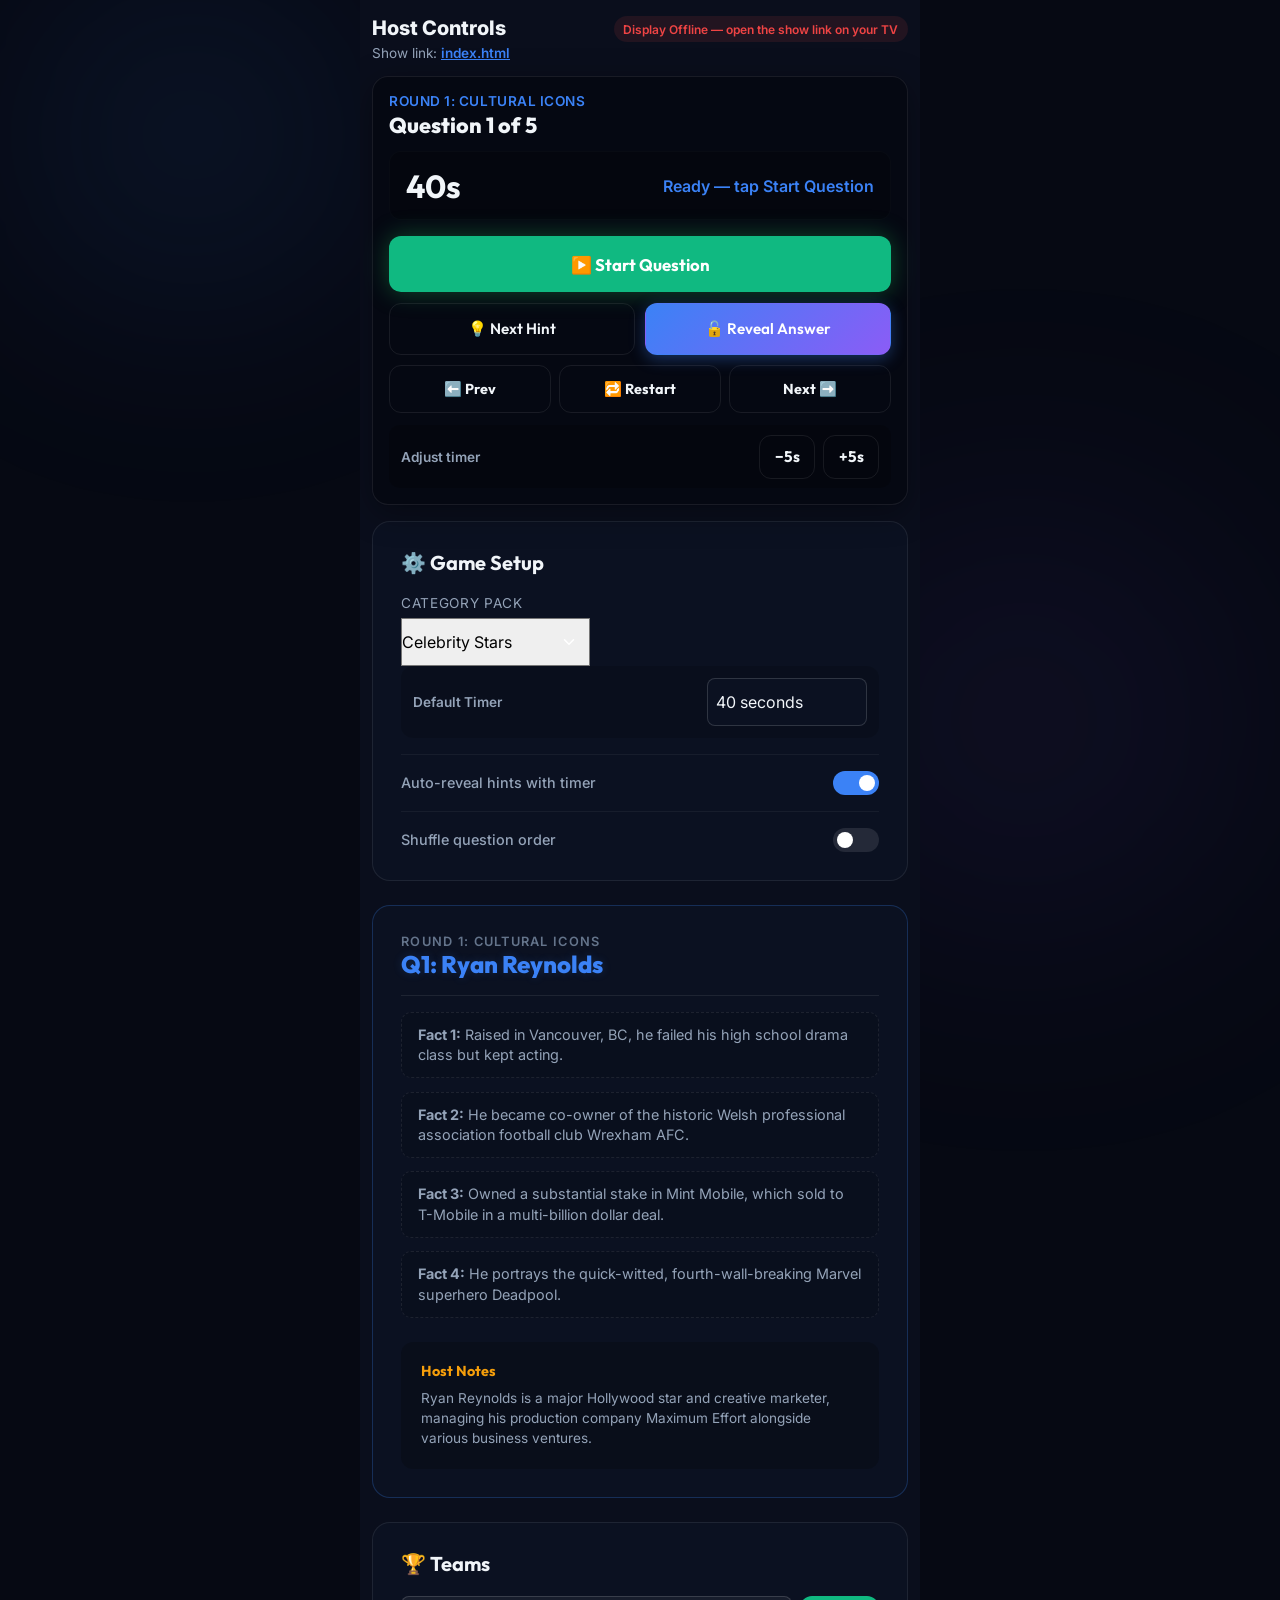
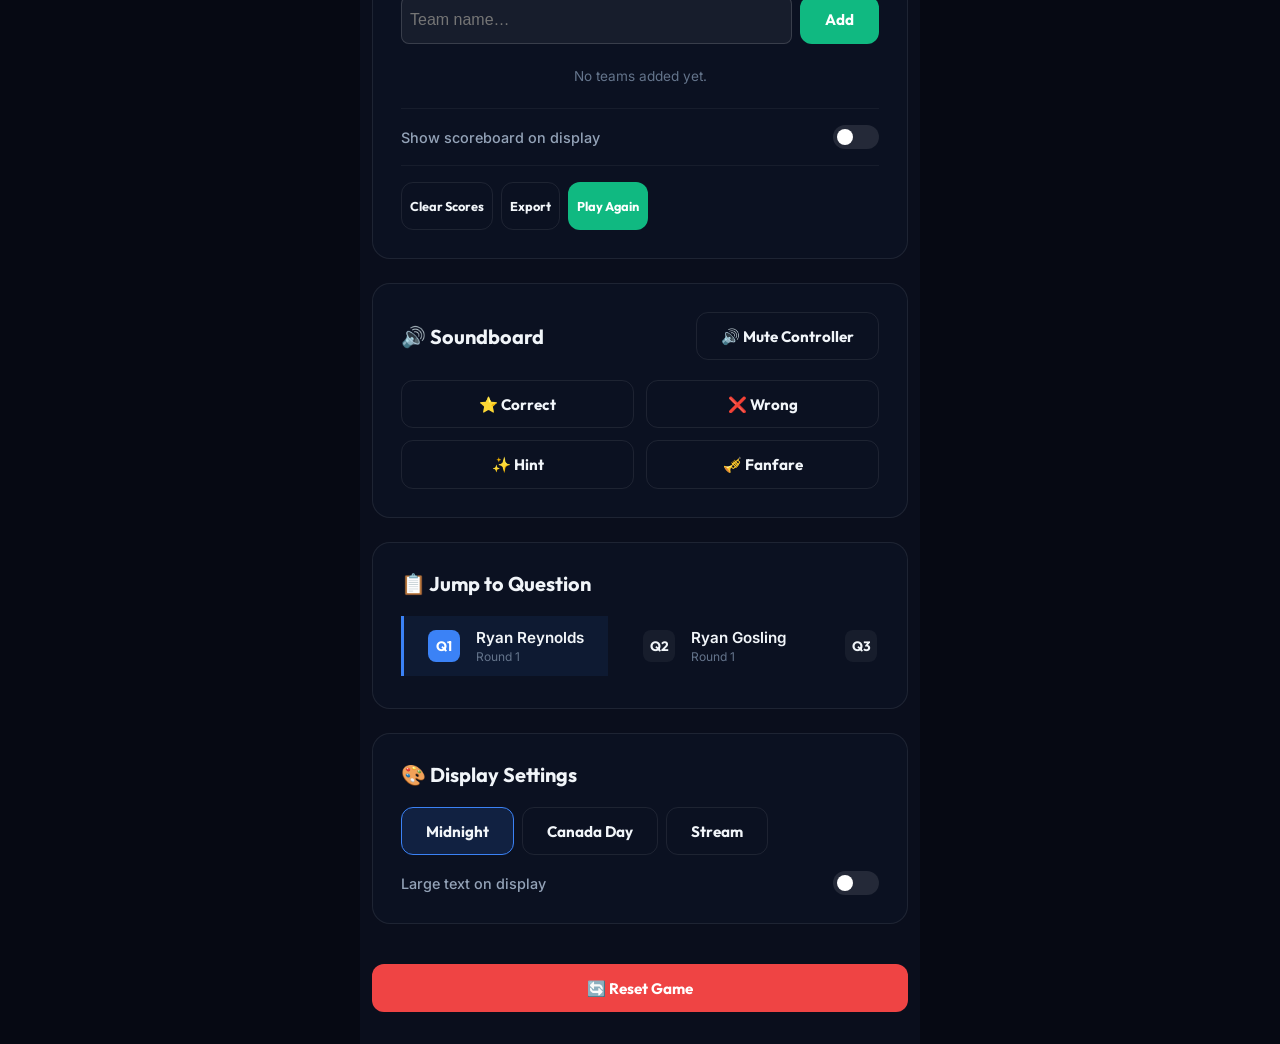
<file: admin.html>
<!DOCTYPE html>
<html lang="en">
<head>
  <meta charset="UTF-8">
  <meta http-equiv="refresh" content="0; url=host.html">
  <title>Redirecting…</title>
  <script>window.location.replace('host.html');</script>
</head>
<body>
  <p><a href="host.html">Continue to host controls</a></p>
</body>
</html>
</file>
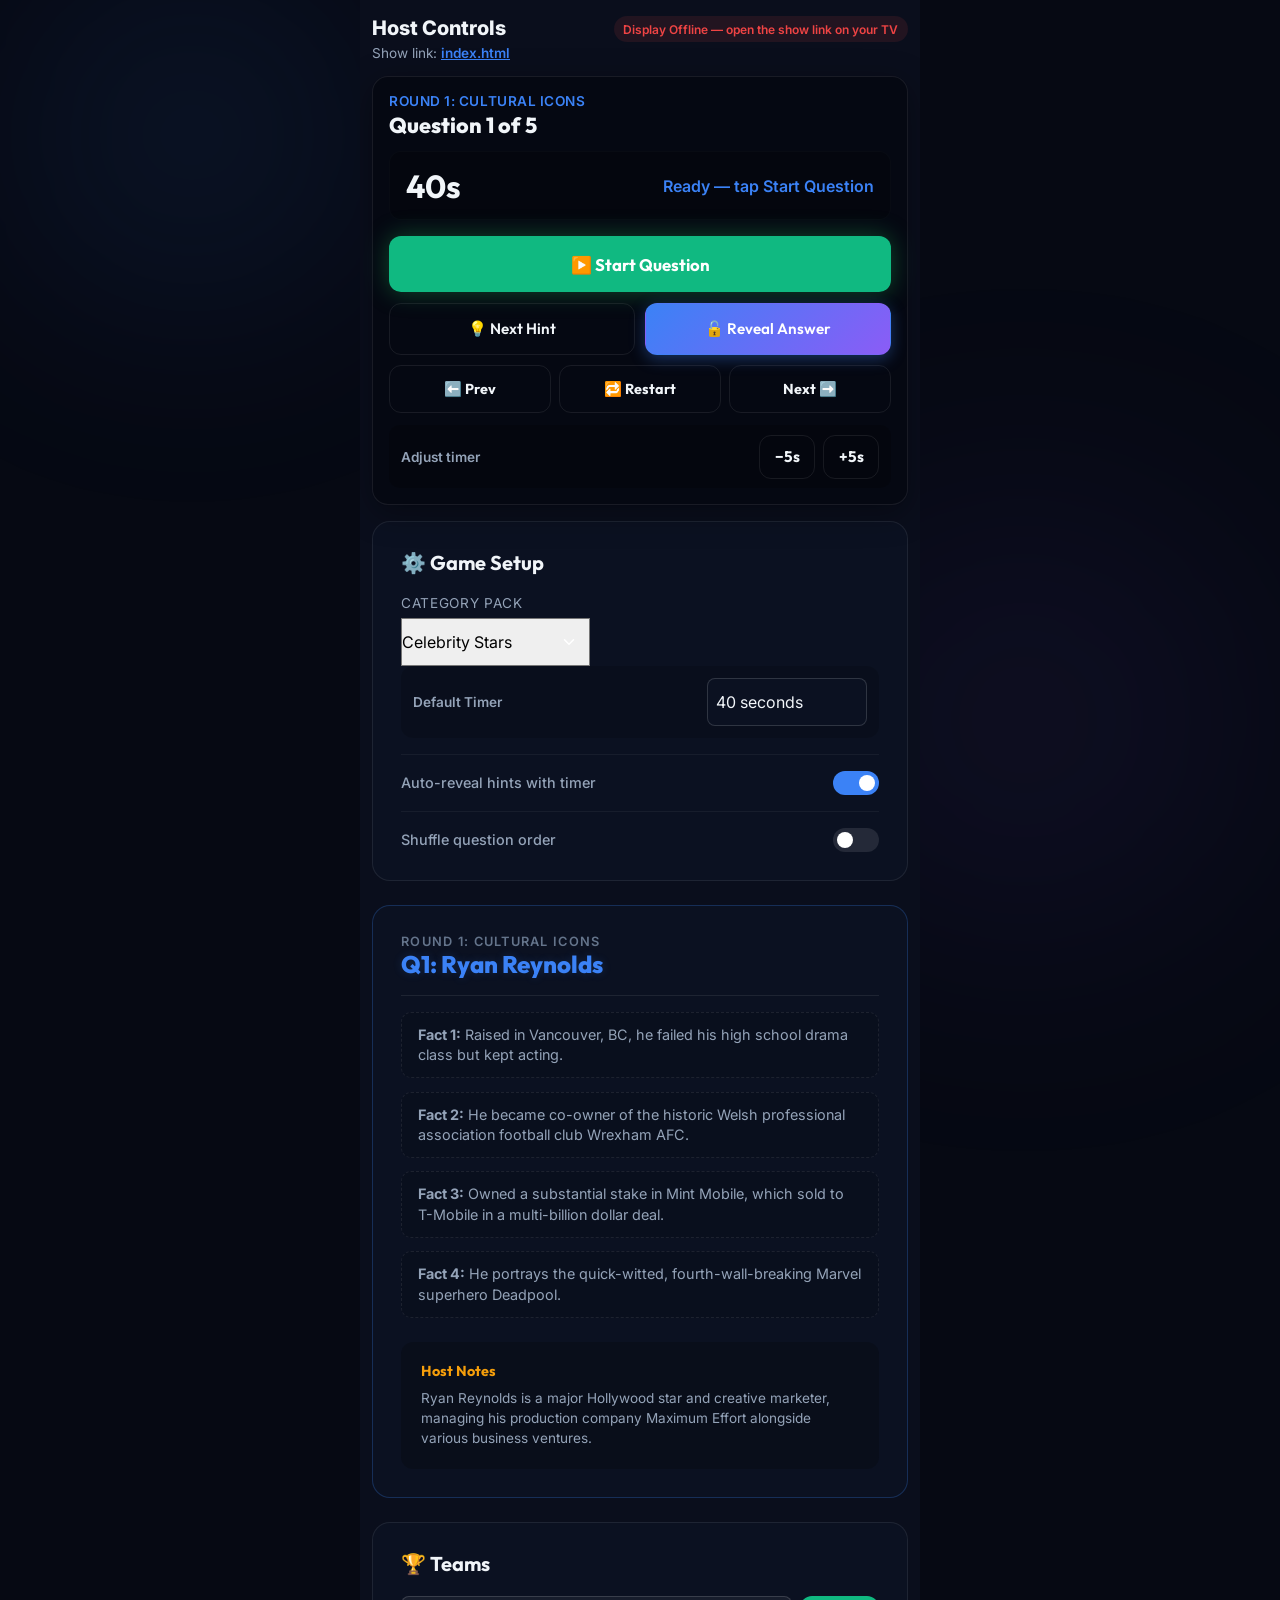
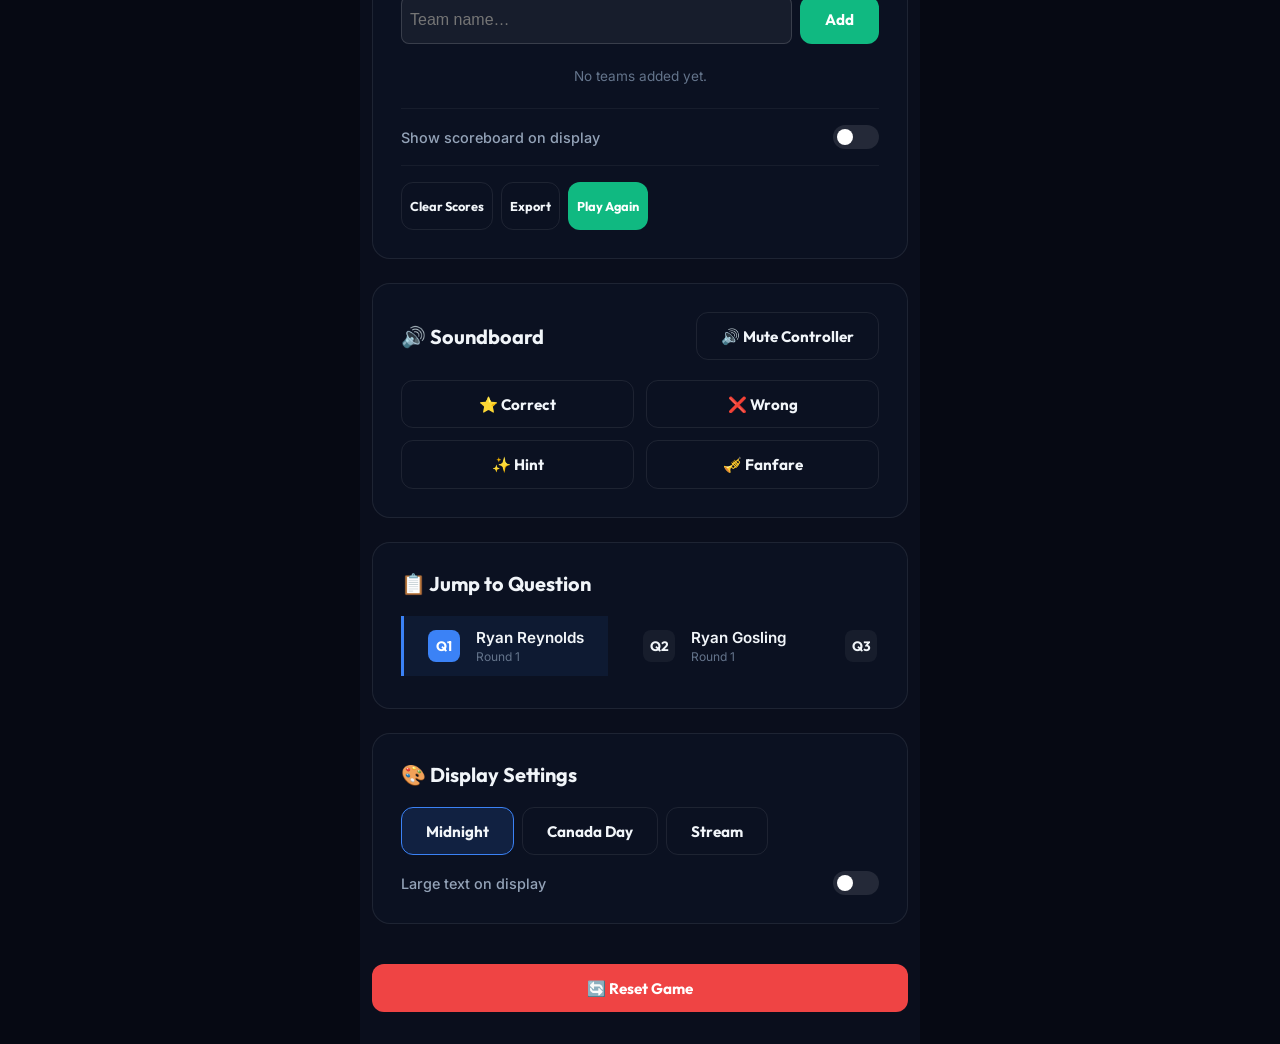
<file: host.html>
<!DOCTYPE html>
<html lang="en">
<head>
  <meta charset="UTF-8">
  <meta name="viewport" content="width=device-width, initial-scale=1.0, viewport-fit=cover, maximum-scale=1.0, user-scalable=no">
  <meta name="mobile-web-app-capable" content="yes">
  <meta name="apple-mobile-web-app-capable" content="yes">
  <meta name="apple-mobile-web-app-status-bar-style" content="black-translucent">
  <title>Host — Name That Canadian</title>
  <meta name="description" content="Host controls for Name That Canadian trivia game.">
  <meta name="theme-color" content="#060913">
  <meta name="robots" content="noindex">
  <link rel="stylesheet" href="style.css">
</head>
<body class="mobile-only-app host-page" data-page="host" data-theme="midnight">

  <div class="ambient-glow-1"></div>
  <div class="ambient-glow-2"></div>

  <div id="view-container" data-current-view="host">

    <div id="categories-load-error" class="splash-error hidden">
      Could not load question packs. Check your connection and refresh.
    </div>

    <div id="view-host" class="host-layout">
      <div class="solo-admin-pane">

        <header class="host-top-bar">
          <div>
            <h1 class="mobile-app-title">Host Controls</h1>
            <p class="mobile-app-desc">Show link: <a href="index.html" target="_blank" rel="noopener">index.html</a></p>
          </div>
          <div id="solo-admin-sync-status" class="sync-indicator disconnected">Display Offline</div>
        </header>

        <section class="host-command-deck" aria-label="Live round controls">
          <div class="host-now-playing">
            <div id="solo-admin-now-round" class="host-now-round">Round 1: Cultural Icons</div>
            <div id="solo-admin-now-q" class="host-now-q">Question 1 of 5</div>
          </div>

          <div class="dashboard-timer-display host-live-stats">
            <div id="solo-admin-time-tracker" class="time-left-tracker">40s</div>
            <div id="solo-admin-fact-progress" class="fact-tracker">Ready — tap Start Question</div>
          </div>

          <div class="host-primary-grid">
            <button id="solo-admin-play-btn" type="button" class="btn btn-success btn-glow host-btn-xl host-start-round host-start-ready">▶️ Start Question</button>
            <button id="solo-admin-next-fact-btn" class="btn btn-outline host-btn-lg">💡 Next Hint</button>
            <button id="solo-admin-reveal-answer-btn" class="btn btn-primary btn-glow host-btn-lg">🔓 Reveal Answer</button>
          </div>

          <div class="host-nav-grid">
            <button id="solo-admin-prev-q-btn" class="btn btn-outline host-btn-md">⬅️ Prev</button>
            <button id="solo-admin-reset-q-btn" class="btn btn-outline host-btn-md">🔁 Restart</button>
            <button id="solo-admin-next-q-btn" class="btn btn-outline host-btn-md">Next ➡️</button>
          </div>

          <div class="host-time-row">
            <span class="host-time-label">Adjust timer</span>
            <div class="time-controls-btns">
              <button id="solo-admin-time-minus" class="btn btn-outline host-btn-sm">−5s</button>
              <button id="solo-admin-time-plus" class="btn btn-outline host-btn-sm">+5s</button>
            </div>
          </div>

          <div id="solo-admin-overlay-controls" class="overlay-controls hidden">
            <button id="solo-admin-dismiss-overlay-btn" class="btn btn-primary btn-glow overlay-continue-btn host-btn-xl">Continue ▶</button>
          </div>

          <div id="solo-admin-award-panel" class="award-panel hidden"></div>
        </section>

        <div class="admin-panel-card">
          <div class="admin-panel-title">⚙️ Game Setup</div>

          <div class="category-selector-card">
            <label for="solo-admin-category-select">Category Pack</label>
            <select id="solo-admin-category-select" class="form-select" data-category-select></select>
          </div>

          <div class="timer-duration-row">
            <label for="solo-admin-timer-duration">Default Timer</label>
            <select id="solo-admin-timer-duration" class="form-select">
              <option value="30">30 seconds</option>
              <option value="40" selected>40 seconds</option>
              <option value="60">60 seconds</option>
            </select>
          </div>

          <div class="toggle-control">
            <span class="switch-label">Auto-reveal hints with timer</span>
            <label class="switch">
              <input id="solo-admin-auto-advance-toggle" type="checkbox" checked>
              <span class="slider"></span>
            </label>
          </div>

          <div class="toggle-control">
            <span class="switch-label">Shuffle question order</span>
            <label class="switch">
              <input id="solo-admin-shuffle-toggle" type="checkbox">
              <span class="slider"></span>
            </label>
          </div>
        </div>

        <div class="admin-panel-card host-cheat-card">
          <div class="cheat-sheet-header">
            <div id="solo-admin-cheat-round" class="cheat-round">Round 1</div>
            <h3 id="solo-admin-cheat-title" class="cheat-title">Answer</h3>
          </div>
          <ul id="solo-admin-cheat-facts" class="cheat-facts-list"></ul>
          <div class="cheat-notes-box">
            <h5>Host Notes</h5>
            <p id="solo-admin-cheat-notes"></p>
          </div>
        </div>

        <div class="admin-panel-card">
          <div class="admin-panel-title">🏆 Teams</div>
          <div class="scoreboard-manager-content">
            <div class="add-team-row">
              <input type="text" id="solo-admin-team-input" placeholder="Team name…" class="form-input">
              <button id="solo-admin-add-team-btn" class="btn btn-success">Add</button>
            </div>
            <div id="solo-admin-teams-list" class="admin-teams-list"></div>
            <div class="toggle-control scoreboard-toggle-row">
              <span class="switch-label">Show scoreboard on display</span>
              <label class="switch">
                <input id="solo-admin-show-scoreboard-toggle" type="checkbox">
                <span class="slider"></span>
              </label>
            </div>
            <div class="scoreboard-actions">
              <button id="solo-admin-clear-scores-btn" class="btn btn-outline btn-sm">Clear Scores</button>
              <button id="solo-admin-export-scores-btn" class="btn btn-outline btn-sm">Export</button>
              <button id="solo-admin-play-again-btn" class="btn btn-success btn-sm">Play Again</button>
            </div>
          </div>
        </div>

        <div class="admin-panel-card">
          <div class="admin-panel-title">
            🔊 Soundboard
            <button id="solo-admin-mute-btn" class="btn btn-outline btn-sm">🔊 Mute</button>
          </div>
          <div class="soundboard-grid">
            <button class="btn btn-outline solo-admin-sound-btn" data-sound="correct">⭐ Correct</button>
            <button class="btn btn-outline solo-admin-sound-btn" data-sound="incorrect">❌ Wrong</button>
            <button class="btn btn-outline solo-admin-sound-btn" data-sound="reveal">✨ Hint</button>
            <button class="btn btn-outline solo-admin-sound-btn" data-sound="fanfare">🎺 Fanfare</button>
          </div>
        </div>

        <div class="admin-panel-card">
          <div class="admin-panel-title">📋 Jump to Question</div>
          <div id="solo-admin-q-list" class="admin-q-list-mobile"></div>
        </div>

        <div class="admin-panel-card mobile-settings-card">
          <div class="admin-panel-title">🎨 Display Settings</div>
          <div class="theme-picker">
            <button type="button" class="btn btn-outline active" data-theme-option="midnight">Midnight</button>
            <button type="button" class="btn btn-outline" data-theme-option="canada-day">Canada Day</button>
            <button type="button" class="btn btn-outline" data-theme-option="stream">Stream</button>
          </div>
          <label class="toggle-control splash-toggle">
            <span class="switch-label">Large text on display</span>
            <label class="switch">
              <input id="big-text-toggle" type="checkbox">
              <span class="slider"></span>
            </label>
          </label>
        </div>

        <div class="host-footer-actions">
          <button class="btn btn-danger btn-reset-game">🔄 Reset Game</button>
        </div>
      </div>
    </div>
  </div>

  <script src="js/config.js"></script>
  <script src="audio.js"></script>
  <script src="sync.js"></script>
  <script src="app.js"></script>

</body>
</html>
</file>
<file: style.css>
/* Import fonts from Google Fonts */
@import url('https://fonts.googleapis.com/css2?family=Inter:wght@300;400;500;600;700&family=Outfit:wght@400;600;700;800;900&display=swap');

/* Midnight Sapphire CSS Variables */
:root {
  --bg-primary: #060913;
  --bg-secondary: #0a0e1c;
  --bg-card: rgba(13, 20, 38, 0.65);
  --bg-card-hover: rgba(20, 30, 58, 0.8);
  --accent-blue: #3b82f6;
  --accent-purple: #8b5cf6;
  --accent-gold: #f59e0b;
  --accent-emerald: #10b981;
  --accent-rose: #ef4444;
  --text-primary: #f1f5f9;
  --text-secondary: #94a3b8;
  --text-muted: #64748b;
  --border-subtle: rgba(255, 255, 255, 0.08);
  --border-glow: rgba(59, 130, 246, 0.25);
  --glass-blur: 16px;
  --shadow-glow: 0 0 25px rgba(59, 130, 246, 0.15);
  --border-light: rgba(255, 255, 255, 0.15);
  --accent-light: #60a5fa;
  --radius-md: 16px;
  --radius-sm: 8px;
}

/* Reset & Global */
* {
  box-sizing: border-box;
  margin: 0;
  padding: 0;
}

body {
  font-family: 'Inter', sans-serif;
  background-color: var(--bg-primary);
  color: var(--text-primary);
  overflow-x: hidden;
  height: 100vh;
  display: flex;
  flex-direction: column;
}

/* Background Atmosphere */
.ambient-glow-1 {
  position: absolute;
  top: -10%;
  left: -10%;
  width: 50%;
  height: 50%;
  background: radial-gradient(circle, rgba(59, 130, 246, 0.12) 0%, rgba(0, 0, 0, 0) 70%);
  z-index: -1;
  pointer-events: none;
  filter: blur(100px);
}

.ambient-glow-2 {
  position: absolute;
  bottom: -10%;
  right: -10%;
  width: 60%;
  height: 60%;
  background: radial-gradient(circle, rgba(139, 92, 246, 0.1) 0%, rgba(0, 0, 0, 0) 70%);
  z-index: -1;
  pointer-events: none;
  filter: blur(120px);
}

/* Helper Utilities */
.hidden {
  display: none !important;
}

/* App Containers */
#view-container {
  flex: 1;
  display: flex;
  flex-direction: column;
  position: relative;
}

/* 1. Splash Screen */
.splash-wrapper {
  max-width: 900px;
  width: 90%;
  margin: auto;
  padding: 3rem;
  border-radius: 24px;
  background: var(--bg-card);
  backdrop-filter: blur(var(--glass-blur));
  border: 1px solid var(--border-subtle);
  box-shadow: var(--shadow-glow);
  text-align: center;
  position: relative;
  overflow: hidden;
  animation: fadeIn 0.8s ease-out;
}

.splash-logo-container {
  margin-bottom: 2rem;
}

.splash-title-sub {
  font-family: 'Outfit', sans-serif;
  color: var(--accent-blue);
  font-size: 1.1rem;
  font-weight: 700;
  text-transform: uppercase;
  letter-spacing: 0.35em;
  margin-bottom: 0.5rem;
  text-shadow: 0 0 10px rgba(59, 130, 246, 0.3);
}

.splash-title {
  font-family: 'Outfit', sans-serif;
  font-size: 4rem;
  font-weight: 900;
  text-transform: uppercase;
  letter-spacing: -0.02em;
  background: linear-gradient(135deg, #ffffff 30%, #93c5fd 60%, #a78bfa 100%);
  -webkit-background-clip: text;
  -webkit-text-fill-color: transparent;
  margin-bottom: 1.5rem;
  filter: drop-shadow(0 4px 12px rgba(0, 0, 0, 0.5));
}

.splash-desc {
  color: var(--text-secondary);
  font-size: 1.1rem;
  max-width: 600px;
  margin: 0 auto 3rem auto;
  line-height: 1.6;
}

.role-buttons-grid {
  display: grid;
  grid-template-columns: repeat(auto-fit, minmax(240px, 1fr));
  gap: 1.5rem;
  margin-bottom: 3rem;
}

.role-card {
  background: rgba(255, 255, 255, 0.02);
  border: 1px solid var(--border-subtle);
  border-radius: 16px;
  padding: 2rem 1.5rem;
  cursor: pointer;
  transition: all 0.3s cubic-bezier(0.4, 0, 0.2, 1);
  display: flex;
  flex-direction: column;
  align-items: center;
  text-align: center;
}

.role-card:hover {
  transform: translateY(-5px);
  background: rgba(255, 255, 255, 0.05);
  border-color: var(--accent-blue);
  box-shadow: 0 10px 25px -5px rgba(59, 130, 246, 0.2);
}

.role-icon {
  font-size: 2.5rem;
  margin-bottom: 1rem;
  filter: drop-shadow(0 0 8px rgba(255, 255, 255, 0.1));
}

.role-name {
  font-family: 'Outfit', sans-serif;
  font-size: 1.25rem;
  font-weight: 700;
  margin-bottom: 0.5rem;
}

.role-desc {
  font-size: 0.875rem;
  color: var(--text-secondary);
  line-height: 1.4;
}

.splash-instructions {
  background: rgba(0, 0, 0, 0.2);
  border-radius: 12px;
  padding: 1.25rem;
  text-align: left;
  border-left: 3px solid var(--accent-blue);
}

.splash-instructions h4 {
  font-family: 'Outfit', sans-serif;
  font-weight: 700;
  margin-bottom: 0.5rem;
  font-size: 0.95rem;
  color: var(--accent-blue);
}

.splash-instructions p {
  font-size: 0.85rem;
  color: var(--text-secondary);
  line-height: 1.5;
}

/* 2. Presenter View (Audience/Projector Screen) */
.presenter-container {
  display: flex;
  flex-direction: column;
  height: 100vh;
  padding: 2.5rem;
  position: relative;
  overflow: hidden;
}

#view-presenter {
  position: relative;
}

.presenter-header {
  display: flex;
  justify-content: space-between;
  align-items: center;
  margin-bottom: 2rem;
  z-index: 10;
}

.presenter-branding {
  font-family: 'Outfit', sans-serif;
  font-size: 1.25rem;
  font-weight: 800;
  letter-spacing: 0.1em;
  color: var(--text-secondary);
  text-transform: uppercase;
}

.presenter-branding span {
  color: var(--accent-blue);
}

.presenter-round-info {
  text-align: right;
}

.presenter-round-name {
  font-family: 'Outfit', sans-serif;
  font-size: 1.75rem;
  font-weight: 700;
  color: var(--text-primary);
  margin-bottom: 0.25rem;
}

.presenter-q-num {
  font-size: 1rem;
  color: var(--accent-blue);
  font-weight: 600;
  text-transform: uppercase;
  letter-spacing: 0.1em;
}

.presenter-main {
  flex: 1;
  display: grid;
  grid-template-columns: 1fr auto 340px;
  gap: 3rem;
  align-items: center;
  z-index: 10;
}

/* Facts Layout */
.presenter-facts-layout {
  display: flex;
  flex-direction: column;
  gap: 1.25rem;
}

.fact-card {
  display: flex;
  align-items: center;
  padding: 1.75rem 2rem;
  border-radius: 18px;
  background: var(--bg-card);
  backdrop-filter: blur(var(--glass-blur));
  border: 1px solid var(--border-subtle);
  transition: all 0.5s cubic-bezier(0.34, 1.56, 0.64, 1);
  box-shadow: 0 8px 32px 0 rgba(0, 0, 0, 0.2);
}

.fact-card.revealed {
  animation: slideUpReveal 0.6s cubic-bezier(0.34, 1.56, 0.64, 1) forwards;
  border-left: 5px solid var(--accent-blue);
}

.fact-card.locked {
  background: rgba(255, 255, 255, 0.01);
  border: 1px dashed rgba(255, 255, 255, 0.05);
}

.fact-badge {
  width: 44px;
  height: 44px;
  border-radius: 50%;
  background: linear-gradient(135deg, var(--accent-blue), var(--accent-purple));
  color: white;
  font-family: 'Outfit', sans-serif;
  font-weight: 700;
  font-size: 1.25rem;
  display: flex;
  align-items: center;
  justify-content: center;
  margin-right: 1.5rem;
  flex-shrink: 0;
  box-shadow: 0 0 15px rgba(59, 130, 246, 0.4);
}

.fact-badge.locked {
  background: rgba(255, 255, 255, 0.05);
  box-shadow: none;
  color: var(--text-muted);
}

.lock-icon {
  font-size: 0.95rem;
  opacity: 0.5;
}

.fact-text {
  font-size: 1.25rem;
  line-height: 1.5;
  font-weight: 400;
  color: var(--text-primary);
}

.fact-text.locked-text {
  color: var(--text-muted);
  font-style: italic;
}

/* Timer Display on Presenter */
.presenter-timer-layout {
  display: flex;
  flex-direction: column;
  align-items: center;
  justify-content: center;
}

.timer-circle {
  position: relative;
  width: 200px;
  height: 200px;
  display: flex;
  align-items: center;
  justify-content: center;
}

.timer-circle svg {
  transform: rotate(-90deg);
  width: 200px;
  height: 200px;
}

.timer-circle circle {
  fill: none;
  stroke-width: 10px;
}

.timer-circle .bg-circle {
  stroke: rgba(255, 255, 255, 0.03);
}

.timer-circle .progress-circle {
  stroke: var(--accent-blue);
  stroke-linecap: round;
  transition: stroke-dashoffset 1s linear, stroke 0.3s ease;
  filter: drop-shadow(0 0 10px rgba(59, 130, 246, 0.4));
}

.timer-value {
  position: absolute;
  font-family: 'Outfit', sans-serif;
  font-size: 4.5rem;
  font-weight: 800;
  color: var(--text-primary);
  text-shadow: 0 0 20px rgba(255, 255, 255, 0.2);
}

/* Warning configurations */
.timer-circle.low-time .progress-circle {
  stroke: var(--accent-gold);
  filter: drop-shadow(0 0 15px rgba(245, 158, 11, 0.6));
}

.timer-circle.low-time-critical .progress-circle {
  stroke: var(--accent-rose);
  filter: drop-shadow(0 0 22px rgba(239, 68, 68, 0.9));
  animation: timerPulse 0.4s infinite alternate;
}

.timer-circle.low-time-critical .timer-value {
  color: var(--accent-rose);
  animation: textPulse 0.4s infinite alternate;
  text-shadow: 0 0 20px rgba(239, 68, 68, 0.5);
}

/* Presentation controls footer */
.presenter-footer {
  display: flex;
  justify-content: space-between;
  margin-top: 2rem;
  z-index: 10;
}

.btn-icon-label {
  display: flex;
  align-items: center;
  gap: 0.5rem;
}

/* Dynamic Wiki Answer Reveal Overlay */
.reveal-overlay {
  position: absolute;
  top: 0;
  left: 0;
  right: 0;
  bottom: 0;
  background: radial-gradient(circle at center, rgba(13, 20, 38, 0.98) 0%, rgba(6, 9, 19, 1) 100%);
  z-index: 100;
  display: flex;
  flex-direction: column;
  align-items: center;
  justify-content: center;
  padding: 3rem;
  text-align: center;
  opacity: 0;
  pointer-events: none;
  transition: opacity 0.8s cubic-bezier(0.16, 1, 0.3, 1);
}

.reveal-overlay.visible {
  opacity: 1;
  pointer-events: auto;
}

.reveal-glow-bg {
  position: absolute;
  width: 400px;
  height: 400px;
  background: radial-gradient(circle, rgba(59, 130, 246, 0.25) 0%, rgba(139, 92, 246, 0.05) 50%, rgba(0,0,0,0) 70%);
  filter: blur(80px);
  z-index: -1;
  animation: rotateGlow 20s infinite linear;
}

.reveal-subtitle {
  font-family: 'Outfit', sans-serif;
  color: var(--accent-blue);
  font-size: 1.25rem;
  font-weight: 700;
  text-transform: uppercase;
  letter-spacing: 0.4em;
  margin-bottom: 1.5rem;
  animation: slideUpFade 0.6s ease-out forwards;
}

.reveal-title {
  font-family: 'Outfit', sans-serif;
  font-size: 4.5rem;
  font-weight: 900;
  margin-bottom: 2.5rem;
  background: linear-gradient(135deg, #ffffff 40%, #93c5fd 80%, #a78bfa 100%);
  -webkit-background-clip: text;
  -webkit-text-fill-color: transparent;
  animation: slideUpFade 0.8s ease-out forwards;
  filter: drop-shadow(0 0 25px rgba(59, 130, 246, 0.3));
}

.reveal-media-container {
  width: 220px;
  height: 220px;
  border-radius: 50%;
  margin-bottom: 2.5rem;
  border: 4px solid var(--accent-blue);
  box-shadow: 0 0 35px rgba(59, 130, 246, 0.5);
  overflow: hidden;
  display: flex;
  align-items: center;
  justify-content: center;
  background: var(--bg-card);
  position: relative;
  animation: scalePop 0.8s cubic-bezier(0.34, 1.56, 0.64, 1) forwards;
}

.reveal-image {
  width: 100%;
  height: 100%;
  object-fit: cover;
}

.avatar-fallback {
  font-family: 'Outfit', sans-serif;
  font-size: 4.5rem;
  font-weight: 700;
  color: var(--text-primary);
  background: linear-gradient(135deg, var(--bg-card) 0%, rgba(59, 130, 246, 0.2) 100%);
  width: 100%;
  height: 100%;
  display: flex;
  align-items: center;
  justify-content: center;
}

.reveal-notes-box {
  max-width: 700px;
  background: rgba(255, 255, 255, 0.02);
  border: 1px solid var(--border-subtle);
  border-radius: 16px;
  padding: 1.75rem 2.25rem;
  font-size: 1.15rem;
  line-height: 1.6;
  color: var(--text-secondary);
  animation: slideUpFade 1s ease-out forwards;
  backdrop-filter: blur(10px);
}

/* 3. Admin Control Panel */
.admin-container {
  display: grid;
  grid-template-columns: 320px 1fr;
  height: 100vh;
  background-color: var(--bg-secondary);
}

/* Admin Sidebar */
.admin-sidebar {
  background: rgba(6, 9, 19, 0.85);
  border-right: 1px solid var(--border-subtle);
  display: flex;
  flex-direction: column;
  height: 100%;
}

.admin-sidebar-header {
  padding: 1.5rem;
  border-bottom: 1px solid var(--border-subtle);
}

.admin-logo {
  font-family: 'Outfit', sans-serif;
  font-size: 1.2rem;
  font-weight: 800;
  color: var(--text-primary);
}

.admin-logo span {
  color: var(--accent-blue);
}

.sync-status-box {
  margin-top: 0.75rem;
}

.sync-indicator {
  display: inline-flex;
  align-items: center;
  gap: 0.5rem;
  font-size: 0.8rem;
  padding: 0.25rem 0.75rem;
  border-radius: 100px;
  font-weight: 600;
}

.sync-indicator.connected {
  background: rgba(16, 185, 129, 0.1);
  color: var(--accent-emerald);
}

.sync-indicator.disconnected {
  background: rgba(239, 68, 68, 0.1);
  color: var(--accent-rose);
}

.pulse-dot {
  width: 8px;
  height: 8px;
  background-color: var(--accent-emerald);
  border-radius: 50%;
  display: inline-block;
  box-shadow: 0 0 8px var(--accent-emerald);
  animation: dotPulse 1.5s infinite;
}

/* Admin Questions List */
.admin-q-list-container {
  flex: 1;
  overflow-y: auto;
  padding: 1rem 0;
}

.admin-q-item {
  display: flex;
  align-items: center;
  padding: 0.75rem 1.5rem;
  cursor: pointer;
  transition: all 0.2s ease;
  border-left: 3px solid transparent;
}

.admin-q-item:hover {
  background: rgba(255, 255, 255, 0.02);
}

.admin-q-item.active {
  background: rgba(59, 130, 246, 0.08);
  border-left-color: var(--accent-blue);
}

.q-num-badge {
  width: 32px;
  height: 32px;
  border-radius: 8px;
  background: rgba(255, 255, 255, 0.05);
  font-family: 'Outfit', sans-serif;
  font-size: 0.85rem;
  font-weight: 700;
  display: flex;
  align-items: center;
  justify-content: center;
  margin-right: 1rem;
}

.admin-q-item.active .q-num-badge {
  background: var(--accent-blue);
  color: white;
}

.q-info {
  display: flex;
  flex-direction: column;
}

.q-name {
  font-weight: 600;
  font-size: 0.95rem;
  color: var(--text-primary);
}

.q-round {
  font-size: 0.75rem;
  color: var(--text-muted);
  margin-top: 0.15rem;
}

.admin-sidebar-footer {
  padding: 1.5rem;
  border-top: 1px solid var(--border-subtle);
  display: flex;
  flex-direction: column;
  gap: 0.75rem;
}

/* Admin Main Console */
.admin-main {
  padding: 2rem;
  overflow-y: auto;
  display: grid;
  grid-template-columns: 1fr 400px;
  gap: 2rem;
}

.admin-panel-card {
  background: var(--bg-card);
  border: 1px solid var(--border-subtle);
  border-radius: 18px;
  padding: 1.75rem;
  margin-bottom: 1.5rem;
}

.admin-panel-title {
  font-family: 'Outfit', sans-serif;
  font-size: 1.25rem;
  font-weight: 700;
  margin-bottom: 1.25rem;
  color: var(--text-primary);
  display: flex;
  align-items: center;
  justify-content: space-between;
}

/* Controller Center */
.control-dashboard {
  display: flex;
  flex-direction: column;
}

.dashboard-timer-display {
  display: flex;
  align-items: center;
  justify-content: space-between;
  background: rgba(0, 0, 0, 0.2);
  padding: 1.25rem;
  border-radius: 12px;
  margin-bottom: 1.5rem;
  border: 1px solid rgba(255, 255, 255, 0.02);
}

.time-left-tracker {
  font-family: 'Outfit', sans-serif;
  font-size: 1.75rem;
  font-weight: 700;
  color: var(--text-primary);
}

.time-left-tracker.low {
  color: var(--accent-rose);
  text-shadow: 0 0 10px rgba(239, 68, 68, 0.3);
}

.fact-tracker {
  color: var(--accent-blue);
  font-weight: 600;
  font-size: 1rem;
}

.main-controls-row {
  display: grid;
  grid-template-columns: repeat(2, 1fr);
  gap: 1rem;
  margin-bottom: 1.5rem;
}

.game-flow-actions {
  display: grid;
  grid-template-columns: repeat(2, 1fr);
  gap: 1rem;
  margin-bottom: 1.5rem;
}

.time-controls {
  display: flex;
  align-items: center;
  gap: 0.75rem;
  background: rgba(0, 0, 0, 0.15);
  padding: 0.75rem 1rem;
  border-radius: 12px;
  justify-content: space-between;
}

.time-controls span {
  font-size: 0.85rem;
  font-weight: 600;
  color: var(--text-secondary);
}

.time-controls-btns {
  display: flex;
  gap: 0.5rem;
}

/* Toggle Switches */
.toggle-control {
  display: flex;
  align-items: center;
  justify-content: space-between;
  margin-top: 1rem;
  padding-top: 1rem;
  border-top: 1px solid rgba(255,255,255,0.05);
}

.switch-label {
  font-size: 0.9rem;
  color: var(--text-secondary);
  font-weight: 500;
}

.switch {
  position: relative;
  display: inline-block;
  width: 46px;
  height: 24px;
}

.switch input {
  opacity: 0;
  width: 0;
  height: 0;
}

.slider {
  position: absolute;
  cursor: pointer;
  top: 0;
  left: 0;
  right: 0;
  bottom: 0;
  background-color: rgba(255,255,255,0.1);
  transition: .3s;
  border-radius: 34px;
}

.slider:before {
  position: absolute;
  content: "";
  height: 16px;
  width: 16px;
  left: 4px;
  bottom: 4px;
  background-color: white;
  transition: .3s;
  border-radius: 50%;
}

input:checked + .slider {
  background-color: var(--accent-blue);
}

input:checked + .slider:before {
  transform: translateX(22px);
}

/* Sound Board Grid */
.soundboard-grid {
  display: grid;
  grid-template-columns: repeat(2, 1fr);
  gap: 0.75rem;
}

/* Admin Cheat Sheet */
.cheat-sheet-card {
  position: sticky;
  top: 2rem;
}

.cheat-sheet-header {
  border-bottom: 1px solid var(--border-subtle);
  padding-bottom: 1rem;
  margin-bottom: 1rem;
}

.cheat-title {
  font-family: 'Outfit', sans-serif;
  font-size: 1.5rem;
  font-weight: 800;
  color: var(--accent-blue);
  text-shadow: 0 0 10px rgba(59, 130, 246, 0.2);
}

.cheat-round {
  font-size: 0.8rem;
  text-transform: uppercase;
  color: var(--text-muted);
  letter-spacing: 0.1em;
  font-weight: 600;
}

.cheat-facts-list {
  list-style: none;
  display: flex;
  flex-direction: column;
  gap: 0.85rem;
  margin-bottom: 1.5rem;
}

.cheat-facts-list li {
  font-size: 0.9rem;
  line-height: 1.4;
  padding: 0.75rem 1rem;
  border-radius: 10px;
  border: 1px solid var(--border-subtle);
}

.cheat-facts-list li.revealed {
  background: rgba(59, 130, 246, 0.05);
  border-color: rgba(59, 130, 246, 0.15);
  color: var(--text-primary);
}

.cheat-facts-list li.locked {
  background: rgba(0, 0, 0, 0.1);
  color: var(--text-secondary);
  border-style: dashed;
}

.cheat-notes-box {
  background: rgba(0, 0, 0, 0.2);
  border-radius: 12px;
  padding: 1.25rem;
}

.cheat-notes-box h5 {
  font-family: 'Outfit', sans-serif;
  font-size: 0.9rem;
  color: var(--accent-gold);
  margin-bottom: 0.5rem;
}

.cheat-notes-box p {
  font-size: 0.85rem;
  line-height: 1.5;
  color: var(--text-secondary);
}

/* 4. Solo Mode Split View */
.solo-layout {
  display: grid;
  grid-template-columns: 1.2fr 1fr;
  height: 100vh;
  overflow: hidden;
}

.solo-presenter-pane {
  border-right: 2px solid var(--border-subtle);
  background-color: var(--bg-primary);
  height: 100%;
  overflow-y: auto;
  padding: 2rem;
  position: relative;
}

.solo-admin-pane {
  background-color: var(--bg-secondary);
  height: 100%;
  overflow-y: auto;
  padding: 2rem;
}

.solo-presenter-pane .presenter-container {
  padding: 0;
  height: auto;
}

.solo-presenter-pane .presenter-main {
  grid-template-columns: 1fr;
  gap: 1.5rem;
}

.solo-presenter-pane .presenter-timer-layout {
  order: -1;
  margin-bottom: 1.5rem;
}

.solo-presenter-pane .timer-circle {
  width: 140px;
  height: 140px;
}

.solo-presenter-pane .timer-circle svg {
  width: 140px;
  height: 140px;
}

.solo-presenter-pane .timer-value {
  font-size: 3rem;
}

.solo-presenter-pane .reveal-title {
  font-size: 2.75rem;
}

.solo-presenter-pane .reveal-media-container {
  width: 140px;
  height: 140px;
}

.solo-presenter-pane .reveal-overlay {
  padding: 1.5rem;
}

/* Premium Buttons Styling */
.btn {
  font-family: 'Outfit', sans-serif;
  font-size: 0.95rem;
  font-weight: 700;
  padding: 0.85rem 1.5rem;
  border-radius: 12px;
  cursor: pointer;
  border: 1px solid transparent;
  transition: all 0.2s cubic-bezier(0.4, 0, 0.2, 1);
  display: inline-flex;
  align-items: center;
  justify-content: center;
  gap: 0.5rem;
  outline: none;
}

.btn:active {
  transform: scale(0.96);
}

.btn-primary {
  background: linear-gradient(135deg, var(--accent-blue) 0%, var(--accent-purple) 100%);
  color: white;
  box-shadow: 0 4px 15px rgba(59, 130, 246, 0.35);
}

.btn-primary:hover {
  filter: brightness(1.15);
  box-shadow: 0 6px 20px rgba(59, 130, 246, 0.5);
}

.btn-success {
  background: var(--accent-emerald);
  color: white;
}

.btn-success:hover {
  background: #14b8a6;
  box-shadow: 0 4px 15px rgba(16, 185, 129, 0.4);
}

.btn-warning {
  background: var(--accent-gold);
  color: #000;
}

.btn-warning:hover {
  background: #fbbf24;
  box-shadow: 0 4px 15px rgba(245, 158, 11, 0.4);
}

.btn-danger {
  background: var(--accent-rose);
  color: white;
}

.btn-danger:hover {
  background: #f87171;
  box-shadow: 0 4px 15px rgba(239, 68, 68, 0.4);
}

.btn-outline {
  background: transparent;
  border-color: var(--border-subtle);
  color: var(--text-primary);
}

.btn-outline:hover {
  background: rgba(255, 255, 255, 0.05);
  border-color: var(--text-secondary);
}

.btn-active-red {
  background: rgba(239, 68, 68, 0.15) !important;
  border-color: rgba(239, 68, 68, 0.3) !important;
  color: var(--accent-rose) !important;
}

.btn-disabled {
  background: rgba(255, 255, 255, 0.02);
  border-color: rgba(255, 255, 255, 0.04);
  color: var(--text-muted);
  cursor: not-allowed;
}

.btn-glow {
  position: relative;
}

.btn-glow:after {
  content: '';
  position: absolute;
  top: -2px; left: -2px; right: -2px; bottom: -2px;
  background: inherit;
  border-radius: inherit;
  z-index: -1;
  opacity: 0;
  transition: opacity 0.3s;
}

.btn-glow:hover:after {
  opacity: 0.35;
  filter: blur(8px);
}

/* Animations */
@keyframes fadeIn {
  from { opacity: 0; transform: translateY(10px); }
  to { opacity: 1; transform: translateY(0); }
}

@keyframes slideUpReveal {
  0% {
    opacity: 0;
    transform: translateY(30px) scale(0.96);
    filter: blur(5px);
  }
  100% {
    opacity: 1;
    transform: translateY(0) scale(1);
    filter: blur(0);
  }
}

@keyframes slideUpFade {
  from { opacity: 0; transform: translateY(20px); }
  to { opacity: 1; transform: translateY(0); }
}

@keyframes scalePop {
  0% { transform: scale(0.6); opacity: 0; }
  100% { transform: scale(1); opacity: 1; }
}

@keyframes rotateGlow {
  0% { transform: rotate(0deg); }
  100% { transform: rotate(360deg); }
}

@keyframes timerPulse {
  0% { filter: drop-shadow(0 0 10px rgba(239, 68, 68, 0.5)); }
  100% { filter: drop-shadow(0 0 25px rgba(239, 68, 68, 1)); }
}

@keyframes textPulse {
  0% { transform: scale(1); }
  100% { transform: scale(1.08); }
}

@keyframes dotPulse {
  0% { transform: scale(0.95); box-shadow: 0 0 0 0 rgba(16, 185, 129, 0.7); }
  70% { transform: scale(1); box-shadow: 0 0 0 6px rgba(16, 185, 129, 0); }
  100% { transform: scale(0.95); box-shadow: 0 0 0 0 rgba(16, 185, 129, 0); }
}

/* Responsive Scaling */
@media (max-width: 1024px) {
  .presenter-main {
    grid-template-columns: 1fr;
    gap: 2rem;
  }
  .presenter-timer-layout {
    order: -1;
  }
  .admin-main {
    grid-template-columns: 1fr;
  }
  .cheat-sheet-card {
    position: static;
  }
}

@media (max-width: 768px) {
  body {
    height: auto;
    min-height: 100vh;
    overflow-y: auto;
  }
  .splash-title {
    font-size: 2.25rem;
    margin-bottom: 1rem;
    line-height: 1.15;
  }
  .splash-desc {
    font-size: 0.95rem;
    margin-bottom: 1.5rem;
  }
  .splash-wrapper {
    padding: 1.5rem 1rem;
    margin: 1rem auto;
    width: 95%;
  }
  .role-buttons-grid {
    grid-template-columns: 1fr;
    gap: 1rem;
    margin-bottom: 1.5rem;
  }
  .role-card {
    padding: 1.25rem 1rem;
  }
  
  /* Presenter Screen Mobile Enhancements */
  .presenter-container {
    padding: 1rem;
    height: auto;
    min-height: 100vh;
    overflow-y: auto;
  }
  .presenter-header {
    flex-direction: column;
    align-items: center;
    text-align: center;
    gap: 0.5rem;
    margin-bottom: 1.5rem;
  }
  .presenter-round-info {
    text-align: center;
  }
  .presenter-round-name {
    font-size: 1.25rem;
  }
  .presenter-main {
    grid-template-columns: 1fr;
    gap: 1.5rem;
  }
  .presenter-timer-layout {
    order: -1;
    margin-bottom: 1rem;
  }
  .timer-circle {
    width: 140px;
    height: 140px;
  }
  .timer-circle svg {
    width: 140px;
    height: 140px;
  }
  .timer-value {
    font-size: 3rem;
  }
  .fact-card {
    padding: 1rem;
    border-radius: 12px;
  }
  .fact-badge {
    width: 32px;
    height: 32px;
    font-size: 0.95rem;
    margin-right: 1rem;
  }
  .fact-text {
    font-size: 0.95rem;
    line-height: 1.4;
  }
  
  /* Reveal Overlay on Mobile */
  .reveal-overlay {
    padding: 1.5rem 1rem;
    justify-content: flex-start;
    overflow-y: auto;
  }
  .reveal-subtitle {
    font-size: 0.95rem;
    letter-spacing: 0.25em;
    margin-top: 1rem;
    margin-bottom: 1rem;
  }
  .reveal-title {
    font-size: 2.25rem;
    margin-bottom: 1.5rem;
    line-height: 1.2;
  }
  .reveal-media-container {
    width: 140px;
    height: 140px;
    margin-bottom: 1.5rem;
  }
  .reveal-notes-box {
    padding: 1.25rem;
    font-size: 0.95rem;
    line-height: 1.5;
  }
  .presenter-footer {
    flex-direction: column;
    gap: 0.75rem;
    margin-top: 1.5rem;
    align-items: stretch;
  }
  .presenter-footer .btn {
    width: 100%;
  }

  /* Admin Controller Mobile Layout */
  .admin-container {
    grid-template-columns: 1fr;
    height: auto;
    display: flex;
    flex-direction: column;
  }
  .admin-sidebar {
    height: auto;
    border-right: none;
    border-bottom: 1px solid var(--border-subtle);
  }
  .admin-sidebar-header {
    padding: 1rem;
    display: flex;
    justify-content: space-between;
    align-items: center;
  }
  .sync-status-box {
    margin-top: 0;
  }
  .admin-q-list-container {
    display: flex;
    flex-direction: row;
    overflow-x: auto;
    padding: 0.75rem 1rem;
    gap: 0.5rem;
    scrollbar-width: thin;
  }
  .admin-q-item {
    flex: 0 0 auto;
    padding: 0.5rem 0.75rem;
    border-radius: 8px;
    border: 1px solid var(--border-subtle);
    border-left: none;
  }
  .admin-q-item.active {
    border-color: var(--accent-blue);
    background: rgba(59, 130, 246, 0.12);
  }
  .q-num-badge {
    width: 24px;
    height: 24px;
    margin-right: 0.5rem;
    font-size: 0.75rem;
    border-radius: 4px;
  }
  .q-name {
    font-size: 0.85rem;
  }
  .q-round {
    display: none;
  }
  .admin-sidebar-footer {
    flex-direction: row;
    padding: 1rem;
    gap: 0.5rem;
  }
  .admin-sidebar-footer .btn {
    flex: 1;
    padding: 0.65rem 1rem;
    font-size: 0.85rem;
  }
  
  .admin-main {
    padding: 1rem;
    grid-template-columns: 1fr;
    gap: 1rem;
  }
  .admin-panel-card {
    padding: 1.25rem;
    margin-bottom: 1rem;
  }
  .admin-panel-title {
    font-size: 1.1rem;
    margin-bottom: 1rem;
  }
  .dashboard-timer-display {
    padding: 1rem;
    margin-bottom: 1rem;
  }
  .time-left-tracker {
    font-size: 1.35rem;
  }
  .fact-tracker {
    font-size: 0.9rem;
  }
  .main-controls-row {
    gap: 0.75rem;
    margin-bottom: 1rem;
  }
  .game-flow-actions {
    gap: 0.75rem;
    margin-bottom: 1rem;
  }
  .time-controls {
    flex-direction: column;
    gap: 0.5rem;
    align-items: stretch;
    padding: 0.75rem;
  }
  .time-controls-btns {
    display: grid;
    grid-template-columns: 1fr 1fr;
    gap: 0.5rem;
  }
  .soundboard-grid {
    grid-template-columns: repeat(2, 1fr);
    gap: 0.5rem;
  }
  .soundboard-grid .btn {
    font-size: 0.85rem;
    padding: 0.65rem 0.5rem;
  }
  
  /* Cheat Sheet on Mobile */
  .cheat-sheet-card {
    position: static;
  }
  .cheat-title {
    font-size: 1.35rem;
  }
  .cheat-facts-list li {
    font-size: 0.85rem;
    padding: 0.65rem 0.85rem;
  }
  .cheat-notes-box {
    padding: 1rem;
  }
  
  /* Solo / Split View Mobile */
  .solo-layout {
    grid-template-columns: 1fr;
    height: auto;
    overflow: auto;
  }
  .solo-presenter-pane {
    border-right: none;
    border-bottom: 2px solid var(--border-subtle);
    height: auto;
    padding: 1rem;
  }
  .solo-admin-pane {
    height: auto;
    padding: 1rem;
  }
}

/* Presenter Scoreboard / Leaderboard Panel Styles */
.presenter-leaderboard-container {
  display: flex;
  flex-direction: column;
  background: var(--bg-card);
  backdrop-filter: blur(var(--glass-blur));
  border: 1px solid var(--border-light);
  border-radius: var(--radius-md);
  padding: 1.5rem;
  box-shadow: 0 12px 40px 0 rgba(0, 0, 0, 0.4);
  animation: fadeIn 0.4s ease-out;
  min-width: 320px;
  max-width: 360px;
}

.leaderboard-header {
  font-family: 'Outfit', sans-serif;
  font-size: 1.4rem;
  font-weight: 700;
  text-transform: uppercase;
  letter-spacing: 0.05em;
  color: var(--accent-light);
  border-bottom: 2px dashed rgba(255, 255, 255, 0.1);
  padding-bottom: 0.75rem;
  margin-bottom: 1rem;
  text-align: center;
}

.leaderboard-entries {
  display: flex;
  flex-direction: column;
  gap: 0.75rem;
}

.leaderboard-entry {
  display: flex;
  align-items: center;
  justify-content: space-between;
  padding: 0.75rem 1rem;
  border-radius: var(--radius-sm);
  background: rgba(255, 255, 255, 0.03);
  border: 1px solid rgba(255, 255, 255, 0.05);
  transition: all 0.3s cubic-bezier(0.4, 0, 0.2, 1);
}

.leaderboard-entry:hover {
  background: rgba(255, 255, 255, 0.06);
  border-color: rgba(59, 130, 246, 0.3);
  transform: translateY(-2px);
}

.leaderboard-rank-info {
  display: flex;
  align-items: center;
  gap: 0.75rem;
}

.leaderboard-rank {
  font-weight: 700;
  color: var(--accent-blue);
  font-size: 1.1rem;
  min-width: 28px;
}

.leaderboard-team-name {
  font-weight: 500;
  font-size: 1.1rem;
  color: var(--text-primary);
}

.leaderboard-score {
  font-weight: 700;
  font-size: 1.1rem;
  color: var(--accent-light);
}

/* Category select custom styling */
.form-select {
  font-family: inherit;
  font-size: 0.95rem;
  background-image: url("data:image/svg+xml;charset=utf-8,%3Csvg xmlns='http://www.w3.org/2000/svg' viewBox='0 0 16 16'%3E%3Cpath fill='none' stroke='%23ffffff' stroke-linecap='round' stroke-linejoin='round' stroke-width='2' d='M2 5l6 6 6-6'/%3E%3C/svg%3E");
  background-repeat: no-repeat;
  background-position: right 0.75rem center;
  background-size: 16px 12px;
  padding-right: 2rem !important;
  appearance: none;
  -webkit-appearance: none;
  cursor: pointer;
  transition: all 0.3s;
}

.form-select:focus {
  border-color: var(--accent-blue);
  box-shadow: 0 0 0 3px rgba(59, 130, 246, 0.25);
}

.form-select option {
  background-color: #0b1120;
  color: var(--text-primary);
}

/* Team manager controls */
.team-manager-row:hover {
  background: rgba(255, 255, 255, 0.04) !important;
  border-color: var(--accent-blue) !important;
}

.team-manager-row .btn-outline {
  transition: all 0.2s;
  background: rgba(255, 255, 255, 0.02);
  border-color: rgba(255, 255, 255, 0.1);
}

.team-manager-row .btn-outline:hover {
  background: rgba(59, 130, 246, 0.15);
  border-color: var(--accent-blue);
  color: var(--text-primary);
}

.team-manager-row .btn-active-red:hover {
  background: rgba(239, 68, 68, 0.15) !important;
  border-color: #ef4444 !important;
  color: #ef4444 !important;
}

@media (max-width: 480px) {
  .presenter-leaderboard-container {
    min-width: 100%;
    max-width: 100%;
    padding: 1rem;
  }
  .leaderboard-team-name, .leaderboard-score {
    font-size: 0.95rem;
  }
}

/* ===== ENHANCEMENTS ===== */

/* Themes */
body[data-theme="canada-day"] {
  --bg-primary: #0a0508;
  --bg-secondary: #1a0a10;
  --accent-blue: #ef4444;
  --accent-purple: #ffffff;
  --accent-light: #fca5a5;
  --border-glow: rgba(239, 68, 68, 0.25);
  --shadow-glow: 0 0 25px rgba(239, 68, 68, 0.15);
}

body[data-theme="canada-day"] .ambient-glow-1 {
  background: radial-gradient(circle, rgba(239, 68, 68, 0.15) 0%, rgba(0, 0, 0, 0) 70%);
}

body[data-theme="canada-day"] .ambient-glow-2 {
  background: radial-gradient(circle, rgba(255, 255, 255, 0.08) 0%, rgba(0, 0, 0, 0) 70%);
}

body[data-theme="stream"] {
  --bg-primary: #000000;
  --bg-secondary: #111111;
  --accent-blue: #ffffff;
  --accent-purple: #cccccc;
  --text-primary: #ffffff;
  --text-secondary: #dddddd;
}

body[data-theme="stream"] .fact-text {
  font-size: 1.5rem;
  font-weight: 600;
}

body.big-text .fact-text {
  font-size: 1.5rem;
  line-height: 1.6;
}

body.big-text .presenter-round-name {
  font-size: 2.25rem;
}

body.big-text .timer-value {
  font-size: 5.5rem;
}

/* Fullscreen presenter polish */
body.is-fullscreen .presenter-footer {
  opacity: 0;
  pointer-events: none;
  transition: opacity 0.3s;
}

body.is-fullscreen .presenter-footer:hover {
  opacity: 1;
  pointer-events: auto;
}

/* Screen overlays (round transitions + podium) */
.screen-overlay {
  position: absolute;
  inset: 0;
  z-index: 200;
  background: radial-gradient(circle at center, rgba(13, 20, 38, 0.97) 0%, rgba(6, 9, 19, 1) 100%);
  display: flex;
  align-items: center;
  justify-content: center;
  padding: 2rem;
  opacity: 0;
  pointer-events: none;
  transition: opacity 0.6s ease;
}

.screen-overlay.visible {
  opacity: 1;
  pointer-events: auto;
}

.screen-overlay-content {
  text-align: center;
  max-width: 700px;
  animation: fadeIn 0.8s ease-out;
}

.overlay-title {
  font-family: 'Outfit', sans-serif;
  font-size: 3.5rem;
  font-weight: 900;
  margin-bottom: 1rem;
  background: linear-gradient(135deg, #fff 30%, #93c5fd 70%, #a78bfa 100%);
  -webkit-background-clip: text;
  -webkit-text-fill-color: transparent;
}

.overlay-subtitle {
  font-size: 1.35rem;
  color: var(--text-secondary);
  margin-bottom: 2rem;
}

.overlay-podium {
  display: flex;
  flex-direction: column;
  gap: 0.75rem;
  margin-bottom: 2rem;
}

.podium-entry {
  display: flex;
  align-items: center;
  justify-content: space-between;
  padding: 1rem 1.5rem;
  background: var(--bg-card);
  border: 1px solid var(--border-subtle);
  border-radius: var(--radius-md);
}

.podium-entry.podium-top {
  border-color: var(--accent-gold);
  box-shadow: 0 0 20px rgba(245, 158, 11, 0.15);
}

.podium-rank { font-size: 1.5rem; min-width: 2.5rem; }
.podium-name { font-weight: 600; font-size: 1.2rem; flex: 1; text-align: left; margin-left: 1rem; }
.podium-score { font-weight: 700; color: var(--accent-light); }

.overlay-continue-btn { width: 100%; margin-top: 1rem; }

/* Toast notifications */
.game-toast {
  position: fixed;
  bottom: 2rem;
  left: 50%;
  transform: translateX(-50%) translateY(20px);
  background: rgba(16, 185, 129, 0.95);
  color: white;
  padding: 0.75rem 1.5rem;
  border-radius: 100px;
  font-weight: 600;
  z-index: 9999;
  opacity: 0;
  pointer-events: none;
  transition: all 0.3s ease;
}

.game-toast.visible {
  opacity: 1;
  transform: translateX(-50%) translateY(0);
}

/* Splash settings */
.splash-settings {
  background: rgba(0, 0, 0, 0.2);
  border-radius: 12px;
  padding: 1.25rem;
  margin-bottom: 1.5rem;
  text-align: left;
}

.splash-settings h4 {
  font-family: 'Outfit', sans-serif;
  margin-bottom: 0.75rem;
  color: var(--accent-blue);
}

.theme-picker {
  display: flex;
  gap: 0.5rem;
  flex-wrap: wrap;
  margin-bottom: 1rem;
}

.theme-picker .btn.active {
  border-color: var(--accent-blue);
  background: rgba(59, 130, 246, 0.15);
}

.splash-toggle { margin-top: 0.5rem; border-top: none; padding-top: 0; }

.splash-error {
  background: rgba(239, 68, 68, 0.15);
  border: 1px solid rgba(239, 68, 68, 0.4);
  color: #fca5a5;
  padding: 1rem;
  border-radius: 12px;
  margin-bottom: 1rem;
}

/* Admin enhancements */
.timer-duration-row {
  display: flex;
  align-items: center;
  justify-content: space-between;
  gap: 1rem;
  margin-bottom: 1rem;
  padding: 0.75rem;
  background: rgba(0, 0, 0, 0.15);
  border-radius: 12px;
}

.timer-duration-row label {
  font-size: 0.85rem;
  font-weight: 600;
  color: var(--text-secondary);
}

.timer-duration-row .form-select {
  flex: 1;
  max-width: 160px;
  padding: 0.5rem;
  border-radius: var(--radius-sm);
  border: 1px solid var(--border-light);
  background: var(--bg-card);
  color: var(--text-primary);
}

.category-selector-card label,
.sidebar-category label {
  font-size: 0.85rem;
  color: var(--text-secondary);
  display: block;
  margin-bottom: 0.4rem;
  text-transform: uppercase;
  letter-spacing: 0.05em;
}

.sidebar-category {
  padding: 1rem;
  border-bottom: 1px solid var(--border-light);
  background: rgba(255, 255, 255, 0.02);
}

.add-team-row {
  display: flex;
  gap: 0.5rem;
  margin-bottom: 1rem;
}

.form-input {
  flex: 1;
  padding: 0.5rem;
  border-radius: var(--radius-sm);
  border: 1px solid var(--border-light);
  background: rgba(255, 255, 255, 0.05);
  color: var(--text-primary);
  outline: none;
}

.admin-teams-list {
  display: flex;
  flex-direction: column;
  gap: 0.5rem;
}

.team-manager-row {
  display: flex;
  align-items: center;
  justify-content: space-between;
  padding: 0.5rem;
  background: rgba(255, 255, 255, 0.02);
  border-radius: var(--radius-sm);
  border: 1px solid var(--border-light);
}

.team-score-controls {
  display: flex;
  align-items: center;
  gap: 0.4rem;
}

.team-score {
  font-weight: 600;
  color: var(--accent-light);
  min-width: 30px;
  text-align: center;
}

.btn-sm {
  padding: 0.25rem 0.5rem !important;
  font-size: 0.8rem !important;
  min-width: auto !important;
}

.scoreboard-actions {
  display: flex;
  gap: 0.5rem;
  flex-wrap: wrap;
  margin-top: 1rem;
  padding-top: 1rem;
  border-top: 1px solid rgba(255, 255, 255, 0.05);
}

.scoreboard-toggle-row {
  margin-top: 1rem;
  border-top: 1px solid rgba(255, 255, 255, 0.05);
  padding-top: 1rem;
}

.award-panel {
  margin-top: 1rem;
  padding: 1rem;
  background: rgba(16, 185, 129, 0.08);
  border: 1px solid rgba(16, 185, 129, 0.25);
  border-radius: 12px;
}

.award-panel-title {
  font-weight: 700;
  margin-bottom: 0.75rem;
  color: var(--accent-emerald);
}

.award-team-row {
  display: flex;
  align-items: center;
  justify-content: space-between;
  margin-bottom: 0.5rem;
  font-size: 0.9rem;
}

.overlay-controls {
  margin-top: 1rem;
}

.empty-teams-msg {
  text-align: center;
  color: var(--text-muted);
  font-size: 0.85rem;
  padding: 0.5rem;
}

.keyboard-hints .shortcut-list {
  list-style: none;
  display: flex;
  flex-direction: column;
  gap: 0.5rem;
  font-size: 0.85rem;
  color: var(--text-secondary);
}

.keyboard-hints kbd {
  background: rgba(255, 255, 255, 0.08);
  border: 1px solid var(--border-light);
  border-radius: 4px;
  padding: 0.1rem 0.4rem;
  font-family: inherit;
  font-size: 0.8rem;
}

.cheat-facts-label {
  font-size: 0.9rem;
  color: var(--text-secondary);
  margin-bottom: 0.5rem;
  text-transform: uppercase;
}

.solo-presenter-pane { position: relative; }

/* ===== MOBILE EXPERIENCE ===== */

/* Utility: visible only on touch / small screens */
.mobile-only { display: none !important; }

@media (max-width: 768px) {
  .mobile-only { display: flex !important; }
  .desktop-only { display: none !important; }

  html {
    -webkit-text-size-adjust: 100%;
    scroll-behavior: smooth;
  }

  body {
    padding-left: env(safe-area-inset-left);
    padding-right: env(safe-area-inset-right);
    -webkit-tap-highlight-color: rgba(59, 130, 246, 0.2);
  }

  /* Touch-friendly controls */
  .btn {
    min-height: 48px;
    touch-action: manipulation;
    -webkit-user-select: none;
    user-select: none;
  }

  .btn-sm {
    min-height: 40px !important;
    padding: 0.5rem 0.75rem !important;
  }

  .form-input,
  .form-select {
    font-size: 16px; /* prevents iOS zoom on focus */
    min-height: 48px;
    padding: 0.75rem !important;
  }

  .switch {
    width: 52px;
    height: 30px;
  }

  .switch .slider:before {
    height: 22px;
    width: 22px;
  }

  input:checked + .slider:before {
    transform: translateX(22px);
  }

  /* Splash mobile */
  .splash-mobile-tip {
    display: block !important;
    background: rgba(59, 130, 246, 0.1);
    border: 1px solid rgba(59, 130, 246, 0.25);
    border-radius: 12px;
    padding: 1rem;
    margin-bottom: 1.25rem;
    font-size: 0.9rem;
    color: var(--text-secondary);
    line-height: 1.5;
    text-align: left;
  }

  .mobile-badge {
    display: inline-block;
    margin-top: 0.75rem;
    font-size: 0.75rem;
    font-weight: 700;
    color: var(--accent-emerald);
    background: rgba(16, 185, 129, 0.12);
    padding: 0.25rem 0.6rem;
    border-radius: 100px;
  }

  .theme-picker {
    flex-direction: column;
  }

  .theme-picker .btn {
    width: 100%;
  }

  .splash-settings {
    padding: 1rem;
  }

  /* Hide keyboard hints on mobile — dock replaces them */
  .keyboard-hints {
    display: none !important;
  }

  /* Mobile host dock (sticky bottom) */
  .mobile-host-dock {
    position: fixed;
    bottom: 0;
    left: 0;
    right: 0;
    z-index: 5000;
    display: flex !important;
    align-items: stretch;
    justify-content: space-between;
    gap: 0.35rem;
    padding: 0.5rem 0.75rem;
    padding-bottom: calc(0.5rem + env(safe-area-inset-bottom));
    background: rgba(6, 9, 19, 0.95);
    backdrop-filter: blur(20px);
    border-top: 1px solid var(--border-subtle);
    box-shadow: 0 -8px 32px rgba(0, 0, 0, 0.4);
  }

  .dock-btn {
    flex: 1;
    min-height: 52px;
    max-width: 72px;
    border: 1px solid var(--border-subtle);
    border-radius: 14px;
    background: rgba(255, 255, 255, 0.05);
    color: var(--text-primary);
    font-size: 1.35rem;
    cursor: pointer;
    touch-action: manipulation;
    transition: transform 0.1s, background 0.15s;
  }

  .dock-btn:active:not(:disabled) {
    transform: scale(0.92);
    background: rgba(255, 255, 255, 0.12);
  }

  .dock-btn:disabled {
    opacity: 0.35;
    cursor: not-allowed;
  }

  .dock-btn-primary {
    flex: 1.4;
    max-width: none;
    background: var(--accent-emerald);
    border-color: transparent;
    font-size: 1.5rem;
  }

  .dock-btn-warning {
    flex: 1.4;
    max-width: none;
    background: var(--accent-gold);
    border-color: transparent;
    color: #000;
  }

  .dock-btn-accent {
    background: rgba(59, 130, 246, 0.2);
    border-color: rgba(59, 130, 246, 0.4);
  }

  /* Content padding above dock */
  body.is-mobile .admin-container,
  body.is-mobile .solo-admin-pane {
    padding-bottom: calc(5.5rem + env(safe-area-inset-bottom));
  }

  body.is-mobile .admin-main {
    padding-bottom: 1rem;
  }

  /* Solo mobile tabs */
  .solo-layout {
    display: flex;
    flex-direction: column;
    min-height: 100vh;
    min-height: 100dvh;
  }

  .solo-mobile-tabs {
    position: sticky;
    top: 0;
    z-index: 100;
    display: flex !important;
    gap: 0;
    background: rgba(6, 9, 19, 0.95);
    backdrop-filter: blur(16px);
    border-bottom: 1px solid var(--border-subtle);
    padding: 0.5rem;
    padding-top: calc(0.5rem + env(safe-area-inset-top));
  }

  .solo-tab-btn {
    flex: 1;
    min-height: 48px;
    border: 1px solid var(--border-subtle);
    border-radius: 12px;
    background: transparent;
    color: var(--text-secondary);
    font-family: 'Outfit', sans-serif;
    font-weight: 700;
    font-size: 0.95rem;
    cursor: pointer;
    touch-action: manipulation;
  }

  .solo-tab-btn.active {
    background: rgba(59, 130, 246, 0.15);
    border-color: var(--accent-blue);
    color: var(--text-primary);
  }

  .solo-tab-btn + .solo-tab-btn {
    margin-left: 0.5rem;
  }

  .solo-layout.solo-tab-presenter .solo-admin-pane {
    display: none !important;
  }

  .solo-layout.solo-tab-host .solo-presenter-pane {
    display: none !important;
  }

  .solo-layout.solo-tab-host .solo-mobile-dock,
  .solo-layout.solo-tab-host #solo-mobile-dock {
    display: flex !important;
  }

  .solo-layout.solo-tab-presenter #solo-mobile-dock {
    display: none !important;
  }

  /* Presenter compact on phone */
  body.is-mobile #view-presenter .presenter-main,
  body.is-mobile .solo-presenter-pane .presenter-main {
    gap: 1rem;
  }

  body.is-mobile .presenter-leaderboard-container {
    order: 3;
  }

  body.is-mobile .overlay-title {
    font-size: 2rem;
    line-height: 1.15;
  }

  body.is-mobile .overlay-subtitle {
    font-size: 1rem;
  }

  body.is-mobile .screen-overlay {
    padding: 1.25rem;
    padding-top: calc(1.25rem + env(safe-area-inset-top));
    padding-bottom: calc(1.25rem + env(safe-area-inset-bottom));
    overflow-y: auto;
  }

  body.is-mobile .podium-entry {
    flex-wrap: wrap;
    gap: 0.5rem;
    padding: 0.85rem 1rem;
  }

  body.is-mobile .podium-name {
    font-size: 1rem;
    margin-left: 0.5rem;
  }

  /* Award panel touch targets */
  .award-team-row {
    flex-direction: column;
    align-items: stretch !important;
    gap: 0.5rem;
    padding: 0.5rem 0;
    border-bottom: 1px solid rgba(255, 255, 255, 0.05);
  }

  .award-team-row > div {
    display: flex;
    gap: 0.5rem;
  }

  .award-team-row .btn {
    flex: 1;
  }

  /* Team rows stack on narrow screens */
  .team-manager-row {
    flex-direction: column;
    align-items: stretch !important;
    gap: 0.75rem;
  }

  .team-score-controls {
    justify-content: center;
    flex-wrap: wrap;
  }

  .team-score-controls .btn-sm {
    min-width: 44px !important;
    min-height: 44px !important;
  }

  /* Soundboard larger tap areas */
  .soundboard-grid .btn {
    min-height: 56px;
    font-size: 0.9rem;
  }

  .soundboard-grid kbd {
    display: none;
  }

  /* Toast above dock */
  .game-toast {
    bottom: calc(5.5rem + env(safe-area-inset-bottom));
    max-width: 90vw;
    text-align: center;
    font-size: 0.9rem;
  }

  /* Admin sticky header */
  .admin-sidebar-header {
    position: sticky;
    top: 0;
    z-index: 50;
    background: rgba(6, 9, 19, 0.95);
    backdrop-filter: blur(12px);
  }

  /* Horizontal question strip — snap scroll */
  .admin-q-list-container {
    scroll-snap-type: x mandatory;
    -webkit-overflow-scrolling: touch;
  }

  .admin-q-item {
    scroll-snap-align: start;
    min-width: 120px;
  }

  /* Scoreboard actions full width */
  .scoreboard-actions {
    flex-direction: column;
  }

  .scoreboard-actions .btn {
    width: 100%;
  }

  /* Main control grids stay 2-col but taller */
  .main-controls-row,
  .game-flow-actions {
    grid-template-columns: 1fr 1fr;
  }

  .main-controls-row .btn,
  .game-flow-actions .btn {
    min-height: 52px;
  }

  /* Presenter footer sticky on mobile audience view */
  body.is-mobile #view-presenter .presenter-footer {
    position: sticky;
    bottom: 0;
    background: rgba(6, 9, 19, 0.9);
    backdrop-filter: blur(12px);
    padding: 0.75rem 0;
    margin-top: 1rem;
    padding-bottom: calc(0.75rem + env(safe-area-inset-bottom));
  }

  /* Big text boost on mobile when enabled */
  body.is-mobile.big-text .fact-text {
    font-size: 1.2rem;
  }
}

@media (max-width: 768px) and (orientation: landscape) {
  .solo-mobile-tabs {
    position: relative;
  }

  .timer-circle {
    width: 100px !important;
    height: 100px !important;
  }

  .timer-circle svg {
    width: 100px !important;
    height: 100px !important;
  }

  .timer-value {
    font-size: 2.25rem !important;
  }

  .presenter-header {
    margin-bottom: 0.75rem !important;
  }

  .fact-card {
    padding: 0.65rem 0.85rem !important;
  }
}

/* ===== MOBILE-ONLY APP (single device, host controls) ===== */

body.mobile-only-app {
  padding-left: env(safe-area-inset-left);
  padding-right: env(safe-area-inset-right);
  -webkit-tap-highlight-color: rgba(59, 130, 246, 0.2);
}

body.mobile-only-app #view-container {
  margin: 0 auto;
}

body.mobile-only-app.host-page #view-container {
  max-width: 560px;
}

body.mobile-only-app.host-page .host-layout {
  min-height: 100vh;
  min-height: 100dvh;
}

body.mobile-only-app.host-page .solo-admin-pane {
  padding: 0.75rem;
  padding-bottom: calc(1.5rem + env(safe-area-inset-bottom));
}

body.mobile-only-app.host-page .host-top-bar {
  display: flex;
  align-items: flex-start;
  justify-content: space-between;
  gap: 0.75rem;
  padding: 0.25rem 0 0.75rem;
}

body.mobile-only-app.host-page .host-top-bar .mobile-app-title {
  font-size: 1.25rem;
  margin: 0 0 0.25rem;
}

body.mobile-only-app.host-page .host-top-bar .mobile-app-desc {
  font-size: 0.85rem;
  margin: 0;
}

body.mobile-only-app.host-page .host-top-bar .sync-indicator {
  flex-shrink: 0;
  margin-top: 0;
  font-size: 0.75rem;
  padding: 0.35rem 0.6rem;
}

body.mobile-only-app.host-page .host-command-deck {
  position: sticky;
  top: 0;
  z-index: 90;
  background: rgba(6, 9, 19, 0.97);
  backdrop-filter: blur(16px);
  border: 1px solid var(--border-subtle);
  border-radius: 16px;
  padding: 1rem;
  margin-bottom: 1rem;
  box-shadow: 0 8px 32px rgba(0, 0, 0, 0.35);
}

body.mobile-only-app.host-page .host-now-playing {
  margin-bottom: 0.75rem;
}

body.mobile-only-app.host-page .host-now-round {
  font-size: 0.85rem;
  font-weight: 600;
  color: var(--accent-blue);
  text-transform: uppercase;
  letter-spacing: 0.04em;
}

body.mobile-only-app.host-page .host-now-q {
  font-family: 'Outfit', sans-serif;
  font-size: 1.35rem;
  font-weight: 800;
  color: var(--text-primary);
  margin-top: 0.15rem;
}

body.mobile-only-app.host-page .host-live-stats {
  margin-bottom: 1rem;
  padding: 0.85rem 1rem;
}

body.mobile-only-app.host-page .host-live-stats .time-left-tracker {
  font-size: 2rem;
}

body.mobile-only-app.host-page .host-primary-grid {
  display: grid;
  grid-template-columns: 1fr 1fr;
  gap: 0.65rem;
  margin-bottom: 0.65rem;
}

body.mobile-only-app.host-page .host-primary-grid .host-btn-xl {
  grid-column: 1 / -1;
}

body.mobile-only-app.host-page .host-nav-grid {
  display: grid;
  grid-template-columns: repeat(3, 1fr);
  gap: 0.5rem;
  margin-bottom: 0.75rem;
}

body.mobile-only-app.host-page .host-time-row {
  display: flex;
  align-items: center;
  justify-content: space-between;
  gap: 0.75rem;
  background: rgba(0, 0, 0, 0.2);
  padding: 0.6rem 0.75rem;
  border-radius: 10px;
}

body.mobile-only-app.host-page .host-time-label {
  font-size: 0.85rem;
  font-weight: 600;
  color: var(--text-secondary);
}

body.mobile-only-app.host-page .host-btn-xl {
  min-height: 56px !important;
  font-size: 1.05rem !important;
  font-weight: 700 !important;
}

body.mobile-only-app.host-page .host-start-round,
body.mobile-only-app.host-page .host-start-ready {
  box-shadow: 0 0 24px rgba(34, 197, 94, 0.35);
}

body.mobile-only-app.host-page .host-start-ready {
  animation: host-start-pulse 2s ease-in-out infinite;
}

@keyframes host-start-pulse {
  0%, 100% { box-shadow: 0 0 20px rgba(34, 197, 94, 0.3); }
  50% { box-shadow: 0 0 32px rgba(34, 197, 94, 0.55); }
}

body.mobile-only-app.host-page .host-btn-lg {
  min-height: 52px !important;
  font-size: 0.95rem !important;
  font-weight: 600 !important;
}

body.mobile-only-app.host-page .host-btn-md {
  min-height: 48px !important;
  font-size: 0.9rem !important;
}

body.mobile-only-app.host-page .host-btn-sm {
  min-height: 44px !important;
  min-width: 56px !important;
  padding: 0.5rem 0.75rem !important;
}

body.mobile-only-app.host-page .host-cheat-card {
  border-color: rgba(59, 130, 246, 0.25);
}

body.mobile-only-app.host-page .overlay-controls {
  margin-top: 0.75rem;
}

body.mobile-only-app.host-page .overlay-controls .host-btn-xl {
  width: 100%;
}

body.mobile-only-app.host-page .award-panel {
  margin-top: 0.75rem;
}

body.mobile-only-app.host-page .host-footer-actions {
  padding: 1rem 0 0.5rem;
}

body.mobile-only-app.host-page .host-footer-actions .btn {
  width: 100%;
}


body.mobile-only-app.audience-page #view-container {
  max-width: none;
}

.timer-circle.timer-idle {
  opacity: 0.45;
}

.timer-circle.timer-idle .progress-circle {
  stroke: var(--border-subtle);
}

body.mobile-only-app.audience-page .presenter-q-num {
  color: var(--accent-gold);
  font-style: italic;
}

body.mobile-only-app.audience-page .show-layout {
  min-height: 100vh;
  min-height: 100dvh;
  padding: 1rem;
  padding-top: calc(1rem + env(safe-area-inset-top));
  padding-bottom: calc(1rem + env(safe-area-inset-bottom));
}

body.mobile-only-app.audience-page .host-intro-card,
body.mobile-only-app.audience-page .solo-mobile-tabs,
body.mobile-only-app.audience-page .mobile-host-dock {
  display: none !important;
}

body.mobile-only-app .host-intro-card .sync-indicator {
  margin-top: 0.75rem;
}

body.mobile-only-app .mobile-app-desc a {
  color: var(--accent-blue);
  font-weight: 600;
}

body.mobile-only-app .mobile-only {
  display: flex !important;
}

body.mobile-only-app .desktop-only {
  display: none !important;
}

body.mobile-only-app .btn {
  min-height: 48px;
  touch-action: manipulation;
}

body.mobile-only-app .form-input,
body.mobile-only-app .form-select {
  font-size: 16px;
  min-height: 48px;
}

body.mobile-only-app .solo-layout {
  display: flex;
  flex-direction: column;
  min-height: 100vh;
  min-height: 100dvh;
}

body.mobile-only-app .solo-mobile-tabs {
  position: sticky;
  top: 0;
  z-index: 100;
  display: flex !important;
  gap: 0;
  background: rgba(6, 9, 19, 0.95);
  backdrop-filter: blur(16px);
  border-bottom: 1px solid var(--border-subtle);
  padding: 0.5rem;
  padding-top: calc(0.5rem + env(safe-area-inset-top));
}

body.mobile-only-app .solo-tab-btn {
  flex: 1;
  min-height: 48px;
  border: 1px solid var(--border-subtle);
  border-radius: 12px;
  background: transparent;
  color: var(--text-secondary);
  font-family: 'Outfit', sans-serif;
  font-weight: 700;
  font-size: 0.95rem;
  cursor: pointer;
}

body.mobile-only-app .solo-tab-btn.active {
  background: rgba(59, 130, 246, 0.15);
  border-color: var(--accent-blue);
  color: var(--text-primary);
}

body.mobile-only-app .solo-tab-btn + .solo-tab-btn {
  margin-left: 0.5rem;
}

body.mobile-only-app .solo-layout.solo-tab-presenter .solo-admin-pane {
  display: none !important;
}

body.mobile-only-app .solo-layout.solo-tab-host .solo-presenter-pane {
  display: none !important;
}

body.mobile-only-app .solo-layout.solo-tab-host .solo-mobile-dock,
body.mobile-only-app .solo-layout.solo-tab-host #solo-mobile-dock {
  display: flex !important;
}

body.mobile-only-app .solo-layout.solo-tab-presenter #solo-mobile-dock {
  display: none !important;
}

body.mobile-only-app .solo-admin-pane {
  padding: 1rem;
  padding-bottom: calc(5.5rem + env(safe-area-inset-bottom));
}

body.mobile-only-app .host-controls-duplicate {
  display: none !important;
}

body.mobile-only-app .host-intro-card {
  text-align: center;
  margin-bottom: 0.5rem;
}

body.mobile-only-app .mobile-app-title {
  font-size: 1.5rem;
  margin: 0 0 0.5rem;
  font-weight: 800;
}

body.mobile-only-app .mobile-app-desc {
  margin: 0;
  color: var(--text-secondary);
  font-size: 0.95rem;
  line-height: 1.45;
}

body.mobile-only-app .admin-q-list-mobile {
  display: flex;
  gap: 0.5rem;
  overflow-x: auto;
  scroll-snap-type: x mandatory;
  -webkit-overflow-scrolling: touch;
  padding-bottom: 0.25rem;
}

body.mobile-only-app .admin-q-list-mobile .admin-q-item {
  scroll-snap-align: start;
  min-width: 120px;
  flex-shrink: 0;
}

body.mobile-only-app .host-footer-actions {
  padding: 1rem 0 0.5rem;
}

body.mobile-only-app .host-footer-actions .btn {
  width: 100%;
}

body.mobile-only-app .mobile-host-dock {
  position: fixed;
  bottom: 0;
  left: 0;
  right: 0;
  z-index: 200;
  display: flex;
  gap: 0.35rem;
  padding: 0.5rem;
  padding-bottom: calc(0.5rem + env(safe-area-inset-bottom));
  background: rgba(6, 9, 19, 0.95);
  backdrop-filter: blur(16px);
  border-top: 1px solid var(--border-subtle);
}

body.mobile-only-app .game-toast {
  bottom: calc(5.5rem + env(safe-area-inset-bottom));
}

body.mobile-only-app.big-text .fact-text {
  font-size: 1.2rem;
}
</file>
